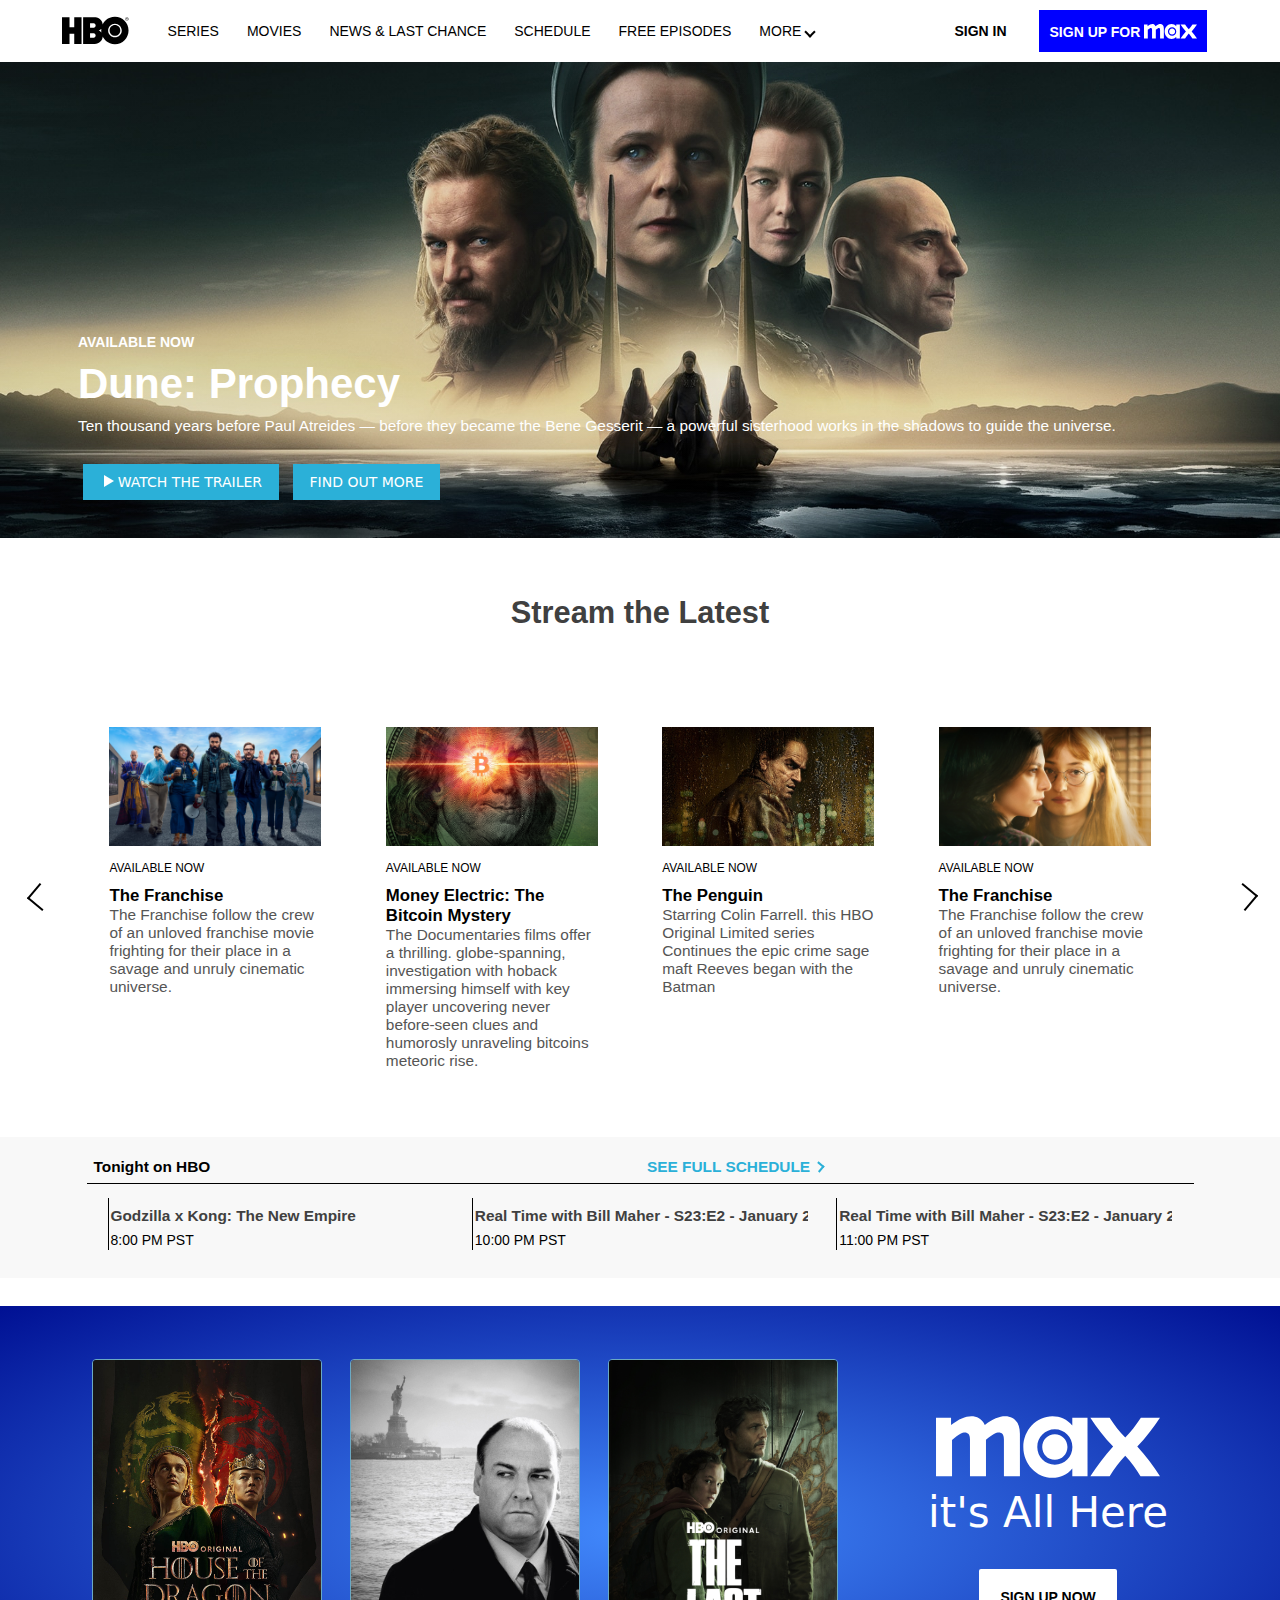
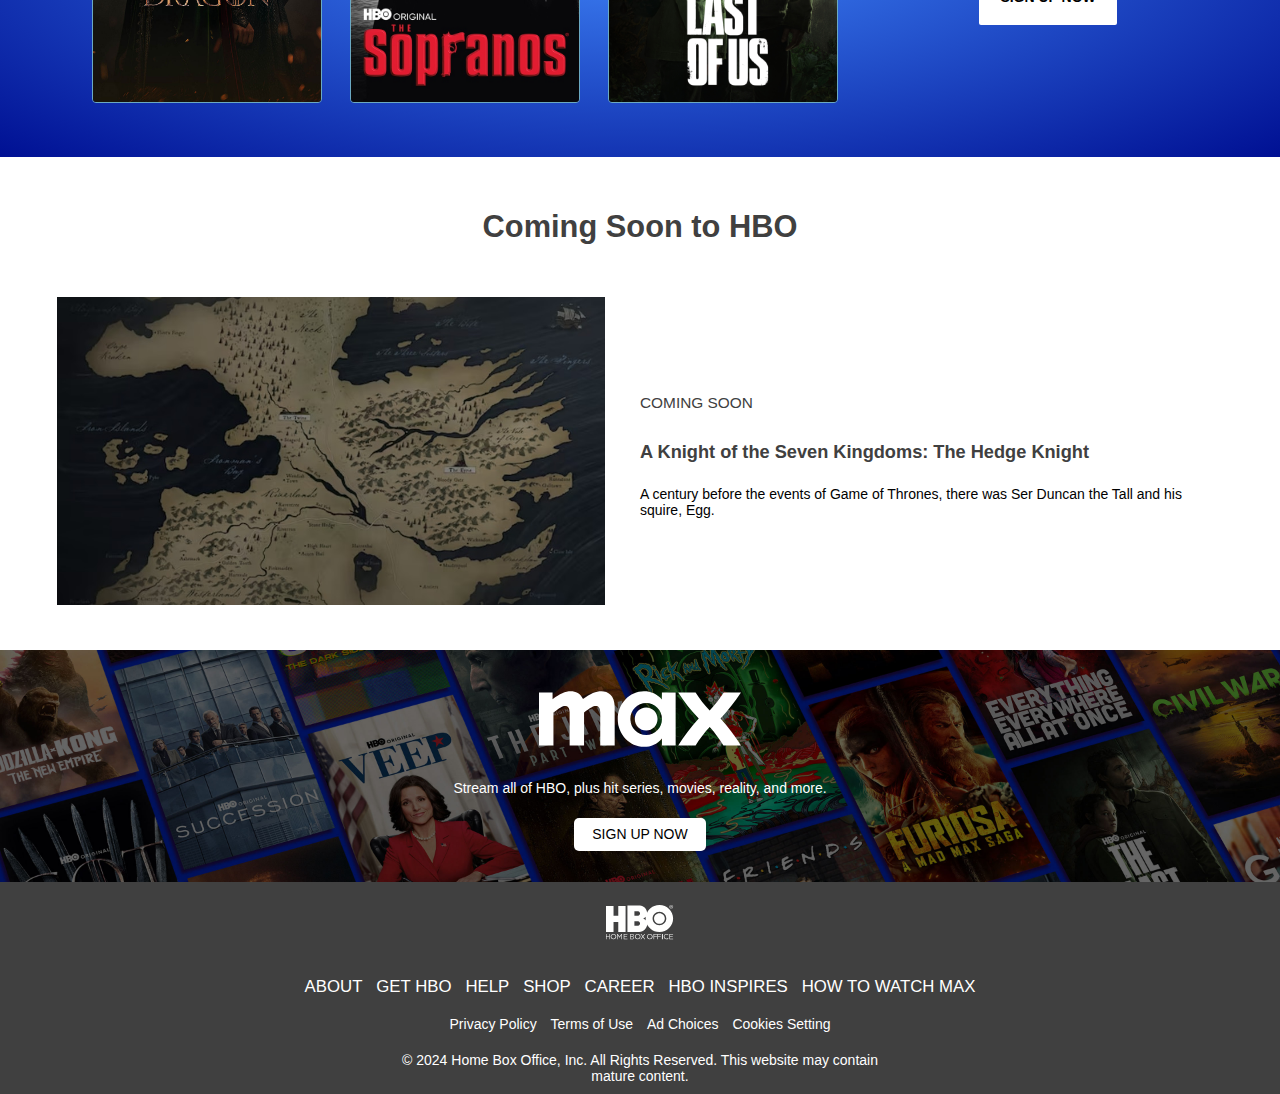
<file: index.html>
<!DOCTYPE html>
<html lang="en">

<head>
    <meta charset="UTF-8">
    <meta name="viewport" content="width=device-width, initial-scale=1.0">
    <link rel="stylesheet" href="MediaQuery.css">
    <link rel="stylesheet" href="style.css">
    <link rel="stylesheet" href="section.css">
    <title>Document</title>
</head>

<body>
    <header class="">
        <div class="Container">
            <div class="Logo_Container">
                <input type="checkbox" name="navi_btn" id="navi_btn">
                <label for="navi_btn" class="navi_btn"><svg xmlns="http://www.w3.org/2000/svg" x="0px" y="0px"
                        width="30" height="30" viewBox="0 0 50 50">
                        <path
                            d="M 5 9 L 5 11 L 45 11 L 45 9 L 5 9 z M 5 24 L 5 26 L 45 26 L 45 24 L 5 24 z M 5 39 L 5 41 L 45 41 L 45 39 L 5 39 z">
                        </path>
                    </svg></label>
                <img src="/SVG/hbo-logo-blk.svg" alt="" class="logo">
            </div>
            <div class="flx Navigation flex_1" id="nav_bar">
                <ul class="flx">
                    <li class=""><a href="" class="ft_thine">SERIES</a></li>
                    <li class=""><a href="" class="ft_thine">MOVIES</a></li>
                    <li class=""><a href="" class="ft_thine">NEWS & LAST CHANCE</a></li>
                    <li class=""><a href="" class="ft_thine">SCHEDULE</a></li>
                    <li class=""><a href="" class="ft_thine">FREE EPISODES</a></li>
                    <li class="rel">
                        <input type="checkbox" name="icons" id="icons">
                        <label for="icons" class="D_none">MORE<span class="dropdown-arrow" id="change"></span></label>
                        <div class="sub_container">
                            <a href="" class="sub_menu_option">DOCUMENTARIES</a>
                            <a href="" class="sub_menu_option">SPECIALS</a>
                            <a href="" class="sub_menu_option">SPORTS</a>
                            <a href="" class="sub_menu_option">PODCASTS</a>
                            <a href="" class="sub_menu_option">MAX</a>
                        </div>
                    </li>
                </ul>
            </div>
            <script>
                let Navigation = document.getElementsByClassName("Navigation");
                var navi_btn = document.getElementById("navi_btn");
                let navi_btn1 = document.getElementsByClassName("navi_btn");
                let nav_bar = document.getElementById("nav_bar");
                if (window.innerWidth < 1200) {
                    Navigation[0].style.alignItems = "baseline";
                    navi_btn1[0].style.display = "inline";
                }
                let b = navi_btn.isConnected;
                console.log(b);

                navi_btn1[0].addEventListener("click", () => {
                    if (navi_btn.checked) {
                        console.log("checked");
                        Navigation[0].style.height = "100vh";
                    }
                    else {
                        console.log("Not checked");
                        Navigation[0].style.height = "0%";
                    }
                })



            </script>
            <div class="flx sign_Container flow_right">
                <div class="flx">
                    <a href="" class="signup_btn">SIGN IN</a>
                </div>
                <div class="flx sign_btn">
                    <a href="" class="sign_link">SIGN UP FOR <img src="/SVG/download (1).svg" class="max_icon"
                            alt=""></a>
                </div>
            </div>
        </div>
    </header>

    <main>

        <section class="section_1">
            <div class="Container">
                <a href="" class="">
                </a>

                <div class="sec1_subContainer">
                    <div class="sec1_subContainer_childContainer">
                        <h3 class="col_White">AVAILABLE NOW</h3>
                        <h1 class="col_White Font_gb">Dune: Prophecy</h1>
                        <h4 class="col_White">Ten thousand years before Paul Atreides — before they became the Bene
                            Gesserit — a
                            powerful
                            sisterhood works in the shadows to guide the universe.</h4>
                        <div class="">
                            <a name="" id="" class=" btn btn-primary" href="#" role="button"><span
                                    class="triangle-right-white"></span>WATCH THE TRAILER</a>
                            <a name="" id="" class=" btn btn-primary" href="#" role="button">FIND OUT MORE</a>
                        </div>
                    </div>
                </div>
        </section>

        <section class="section_2">
            <div class="txt_center pd">
                <h3 class="big_font gray">Stream the Latest</h3>
            </div>
            <div class="flx">
                <div>
                    <span class="big_left-arrow"></span>
                </div>
                <div class="card_Container">
                    <div class="card">
                        <a href="">
                            <div class="card_img_Con">
                                <img src="images/the-franchise-s1-ka-1920.jpeg" alt="" class="card_img">
                            </div>
                            <div class="card_content">
                                <small>AVAILABLE NOW</small>
                                <h4>The Franchise</h4>
                                <p>
                                    The Franchise follow the crew of an unloved franchise movie frighting
                                    for their place in a savage and unruly cinematic universe.
                                </p>
                            </div>
                        </a>
                    </div>

                    <div class="card">
                        <a href="">
                            <div class="card_img_Con">
                                <img src="images/money-electric-the-bitcoin-mystery-ka-1920.jpeg" alt=""
                                    class="card_img">
                            </div>
                            <div class="card_content">
                                <small>AVAILABLE NOW</small>
                                <h4>Money Electric: The Bitcoin Mystery</h4>
                                <p>
                                    The Documentaries films offer a thrilling. globe-spanning, investigation with hoback
                                    immersing
                                    himself with key player uncovering never before-seen clues and humorosly
                                    unraveling bitcoins meteoric rise.
                                </p>
                            </div>
                        </a>
                    </div>
                    <div class="card">
                        <a href="">
                            <div class="card_img_Con">
                                <img src="images/the-penguin-s1-version-C-ka-1920.jpeg" alt="" class="card_img">
                            </div>
                            <div class="card_content">
                                <small>AVAILABLE NOW</small>
                                <h4>The Penguin</h4>
                                <p>
                                    Starring Colin Farrell. this HBO Original Limited series Continues the epic
                                    crime sage maft Reeves began with the Batman
                                </p>
                            </div>
                        </a>
                    </div>
                    <div class="card">
                        <a href="">
                            <div class="card_img_Con">
                                <img src="images/my-brilliant-friend-s4-ka-1920.jpeg" alt="" class="card_img">
                            </div>
                            <div class="card_content">
                                <small>AVAILABLE NOW</small>
                                <h4>The Franchise</h4>
                                <p>
                                    The Franchise follow the crew of an unloved franchise movie frighting
                                    for their place in a savage and unruly cinematic universe.
                                </p>
                            </div>
                        </a>
                    </div>
                    <div class="card">
                        <a href="">
                            <div class="card_img_Con">
                                <img src="images/the-franchise-s1-ka-1920.jpeg" alt="" class="card_img">
                            </div>
                            <div class="card_content">
                                <small>AVAILABLE NOW</small>
                                <h4>The Franchise</h4>
                                <p>
                                    The Franchise follow the crew of an unloved franchise movie frighting
                                    for their place in a savage and unruly cinematic universe.
                                </p>
                            </div>
                        </a>
                    </div>
                    <div class="card">
                        <a href="">
                            <div class="card_img_Con">
                                <img src="images/the-franchise-s1-ka-1920.jpeg" alt="" class="card_img">
                            </div>
                            <div class="card_content">
                                <small>AVAILABLE NOW</small>
                                <h4>The Franchise</h4>
                                <p>
                                    The Franchise follow the crew of an unloved franchise movie frighting
                                    for their place in a savage and unruly cinematic universe.
                                </p>
                            </div>
                        </a>
                    </div>
                    <div class="card">
                        <a href="">
                            <div class="card_img_Con">
                                <img src="images/the-franchise-s1-ka-1920.jpeg" alt="" class="card_img">
                            </div>
                            <div class="card_content">
                                <small>AVAILABLE NOW</small>
                                <h4>The Franchise</h4>
                                <p>
                                    The Franchise follow the crew of an unloved franchise movie frighting
                                    for their place in a savage and unruly cinematic universe.
                                </p>
                            </div>
                        </a>
                    </div>
                    <div class="card">
                        <a href="">
                            <div class="card_img_Con">
                                <img src="images/the-franchise-s1-ka-1920.jpeg" alt="" class="card_img">
                            </div>
                            <div class="card_content">
                                <small>AVAILABLE NOW</small>
                                <h4>The Franchise</h4>
                                <p>
                                    The Franchise follow the crew of an unloved franchise movie frighting
                                    for their place in a savage and unruly cinematic universe.
                                </p>
                            </div>
                        </a>
                    </div>
                </div>
                <div><span class="big_right-arrow"></span></div>
            </div>
        </section>
        <section class="Section_3">
            <div class="Container flx">
                <div class="">
                    <h4 class="ft_13">Tonight on HBO</h4>
                </div>
                <div class="flx">
                    <div class="lt-border">
                        <pre>
                            <a href=""><b>Godzilla x Kong: The New Empire</b></a>
                            <span>8:00 PM PST</span>
                        </pre>
                    </div>
                    <div class="lt-border">
                        <pre>
                            <a href=""><b>Real Time with Bill Maher - S23:E2 - January 24, 2025</b></a>
                            <span>10:00 PM PST</span>
                        </pre>
                    </div>
                    <div class="lt-border">
                        <pre>
                            <a href=""><b>Real Time with Bill Maher - S23:E2 - January 24,</b></a>
                            <span>11:00 PM PST</span>
                        </pre>
                    </div>
                </div>
                <div class="flx">
                    <a href="" class="flx udline">
                        <h3>
                            SEE FULL SCHEDULE
                        </h3>
                        <span class="right-small-arrow">
                        </span>
                    </a>
                </div>
            </div>
        </section>

        <section class="section_4">
            <div class="Container">
                <div class="">
                    <img src="/images/house-of-the-dragon-mid-season-2.jpeg" alt="" class="movies_banner">
                    <img src="/images/sporanos-max-banner-vanilla-2x3.jpeg" alt="" class="movies_banner">
                    <img src="/images/TheLastofUs_2560x3840-c.jpeg" alt="" class="movies_banner">
                </div>
                <div class="sec4_div2">
                    <img src="/SVG/download (1).svg" alt="" class="max_logo">
                    <h2>it's All Here</h2>
                    <a href="" class="bg-white-btn">SIGN UP NOW</a>
                </div>
            </div>
        </section>

        <section class="section_5">
            <div class="Container">
                <div class="pd txt_center">
                    <h3 class="big_font gray">Coming Soon to HBO</h3>
                </div>
                <div class="flex_1 next_Movie">
                    <div class="wd_50 wd_100">
                        <img src="/images/nextMovie.jpeg" alt="" class="next_movie_img">
                    </div>
                    <div class="wd_50 wd_100">
                        <div class="next_Movie_Content">
                            <small class="dp_block">COMING SOON</small><br>
                            <b class="dp_block ft_1_3">A Knight of the Seven Kingdoms: The Hedge Knight</b><br>
                            <p class="small">A century before the events of Game of Thrones, there was Ser Duncan the
                                Tall and his squire,
                                Egg.</p>
                        </div>
                    </div>
                </div>
            </div>
        </section>
        <section class="section6 rel">
            <div class="Container txt_center">
                <img src="/SVG/download (1).svg" alt="" class="max_logo">
                <small>Stream all of HBO, plus hit series, movies, reality, and more.</small>
                <a href="" class="bg-white-btn">SIGN UP NOW</a>
            </div>
        </section>
    </main>

    <footer>
        <div class="Container">
            <div class="txt_center">
                <img src="/SVG/hbo-logo-footer.svg" alt="" class="logo mg-1">
            </div>
            <div class="txt_center">
                <a href="" class="link_white">ABOUT</a>
                <a href="" class="link_white">GET HBO</a>
                <a href="" class="link_white">HELP</a>
                <a href="" class="link_white">SHOP</a>
                <a href="" class="link_white">CAREER</a>
                <a href="" class="link_white">HBO INSPIRES</a>
                <a href="" class="link_white">HOW TO WATCH MAX</a>
            </div>
            <div class="txt_center">
                <a href="" class="link_white_sm">Privacy Policy</a>
                <a href="" class="link_white_sm">Terms of Use</a>
                <a href="" class="link_white_sm">Ad Choices</a>
                <a href="" class="link_white_sm">Cookies Setting</a>
            </div>
            <div class="txt_center">
                <address class="clr_White">© 2024 Home Box Office, Inc. All Rights Reserved.
                    This website may contain mature content.</address>
            </div>
        </div>
    </footer>
</body>

</html>
</file>
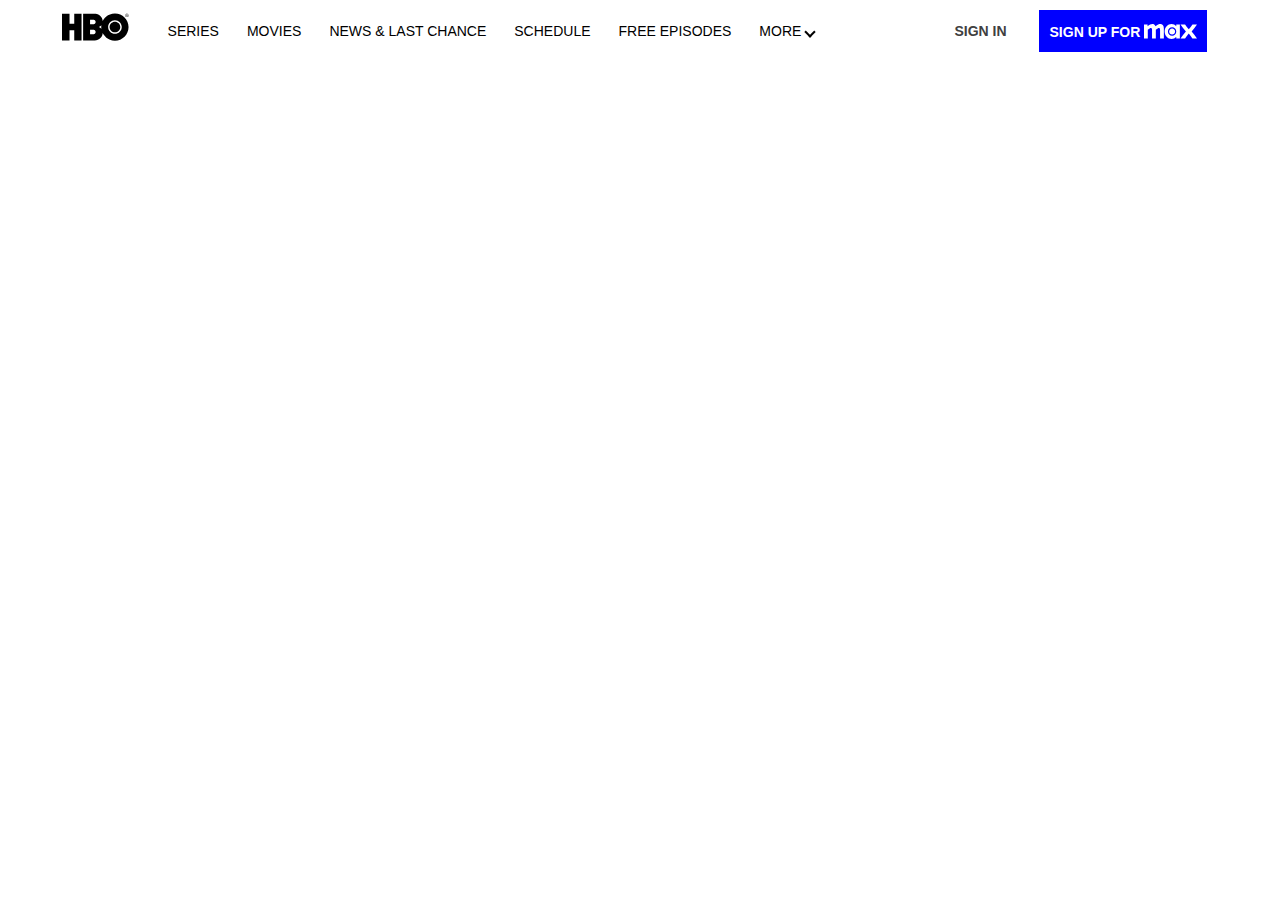
<file: header.html>
<!DOCTYPE html>
<html lang="en">

<head>
    <meta charset="UTF-8">
    <meta name="viewport" content="width=device-width, initial-scale=1.0">
    <title>Document</title>
    <link rel="stylesheet" href="MediaQuery.css">
    <link rel="stylesheet" href="style.css">
    <link rel="stylesheet" href="section.css">
</head>

<body>
    <header class="">
        <div class="Container">
            <div class="Logo_Container">
                <input type="checkbox" name="navi_btn" id="navi_btn">
                <label for="navi_btn" class="navi_btn"><svg xmlns="http://www.w3.org/2000/svg" x="0px" y="0px"
                        width="30" height="30" viewBox="0 0 50 50">
                        <path
                            d="M 5 9 L 5 11 L 45 11 L 45 9 L 5 9 z M 5 24 L 5 26 L 45 26 L 45 24 L 5 24 z M 5 39 L 5 41 L 45 41 L 45 39 L 5 39 z">
                        </path>
                    </svg></label>
                <img src="/SVG/hbo-logo-blk.svg" alt="" class="logo">
            </div>
            <div class="flx Navigation flex_1" id="nav_bar">
                <ul class="flx">
                    <li class=""><a href="" class="">SERIES</a></li>
                    <li class=""><a href="" class="">MOVIES</a></li>
                    <li class=""><a href="" class="">NEWS & LAST CHANCE</a></li>
                    <li class=""><a href="" class="">SCHEDULE</a></li>
                    <li class=""><a href="" class="">FREE EPISODES</a></li>
                    <li class="rel">
                        <input type="checkbox" name="icons" id="icons">
                        <label for="icons" class="D_none">MORE<span class="dropdown-arrow" id="change"></span></label>
                        <div class="sub_container">
                            <a href="" class="sub_menu_option">DOCUMENTARIES</a>
                            <a href="" class="sub_menu_option">SPECIALS</a>
                            <a href="" class="sub_menu_option">SPORTS</a>
                            <a href="" class="sub_menu_option">PODCASTS</a>
                            <a href="" class="sub_menu_option">MAX</a>
                        </div>
                    </li>
                </ul>
            </div>
            <script>
                let Navigation = document.getElementsByClassName("Navigation");
                var navi_btn = document.getElementById("navi_btn");
                let navi_btn1 = document.getElementsByClassName("navi_btn");
                let nav_bar = document.getElementById("nav_bar");
                if (window.innerWidth < 1200) {
                    Navigation[0].style.alignItems = "baseline";
                    navi_btn1[0].style.display = "inline";
                }
                let b = navi_btn.isConnected;
                console.log(b);

                navi_btn1[0].addEventListener("click", () => {
                    if (navi_btn.checked) {
                        console.log("checked");
                        Navigation[0].style.height = "100%";
                    }
                    else {
                        console.log("Not checked");
                        Navigation[0].style.height = "0%";
                    }
                })



            </script>
            <div class="flx sign_Container flow_right">
                <div class="flx">
                    <a href=""><b class="signup_btn small_font">SIGN IN</b></a>
                </div>
                <div class="flx sign_btn">
                    <a href="" class="sign_link">SIGN UP FOR <img src="/SVG/download (1).svg" class="max_icon"
                            alt=""></a>
                </div>
            </div>
        </div>
    </header>

    <main>
        <section class="section_1">
            <div class="Container">
                <!-- <a href="" class=""></a>
                <div class="sec1_subContainer">
                    <div class="sec1_subContainer_childContainer">
                        <h3 class="col_White">AVAILABLE NOW</h3>
                        <h1 class="col_White"><b>Dune: Prophecy</b></h1>
                        <h4 class="col_White">Ten thousand years before Paul Atreides — before they became the Bene
                            Gesserit — a
                            powerful
                            sisterhood works in the shadows to guide the universe.</h4>
                        <div class="">
                            <a name="" id="" class=" btn btn-primary" href="#" role="button">WATCH THE TRAILER</a>
                            <a name="" id="" class=" btn btn-primary" href="#" role="button">FIND OUT MORE</a>
                        </div>
                    </div>
                </div>s -->
            </div>
        </section>
    </main>
</body>

</html>
</file>
<file: MediaQuery.css>
@media only screen and (max-width: 600px) {
    /* body {
        background-color: rgb(0, 178, 238);
    } */

    .wd_100 {
        width: 100% !important;
    }

    .next_Movie {
        flex-wrap: wrap !important;
    }

    .next_Movie_Content {
        padding: 0rem 2rem !important;
    }

    .next_movie_img {
        max-width: 100% !important;
    }
    .Section_3>.Container>div:nth-child(2)>div {
        width: 100% !important;
    }
}

@media only screen and (max-width: 1199px) {

    .flex_1 {
        display: flex;
    }

    .Logo_Container {
        display: flex;
        align-items: center;
        justify-content: start;
    }

    .sub_container {
        position: relative;
        transition: transform 0.3s ease;
        width: 98%;
    }

    /* body {
        background-color: rgb(165, 209, 223);
    } */

    .Navigation {
        position: absolute;
        top: 57px;
        width: 100%;
        background: white;
        height: 0%;
        overflow: hidden;
        align-items: baseline !important;
        transition: 0.5s all ease-in-out;
    }

    .Navigation>ul {
        flex-direction: column;
        align-items: baseline;
        width: 100%;
        padding: 1.5%;
    }

    .Navigation>ul>li {
        width: 98%;
        border: none;
        margin: 0rem;
    }

    .Navigation>ul>li>a {
        display: block;
        padding: 1rem 0rem;
        border-bottom: 1px solid black;
    }

    header>.Container>.flow_right {
        justify-content: end;
        padding: 0 1rem 0 0;
    }

    .D_none {
        display: none;
    }

    .sub_container {
        width: 100%;
        height: fit-content;
        background: white;
        position: relative;
        top: 0;
        overflow: visible;
    }

    .sub_menu_option {
        display: block;
        padding: 1rem 0rem;
    }

    /* Changes */

    .navi_btn {
        display: inline !important;
        margin: 1rem;
    }

    /* -------- */

    #icons:not(:checked)~div {
        height: fit-content;
        position: relative;
    }

    #icons:not(:checked)~div>.sub_menu_option {
        padding: 1rem 0rem;
    }

}


/* MEDIAqUERY 992 */

/* movie banner */


/* MediaQuery 767 */

@media only screen and (max-width: 767px) {
    /* body {
        background-color: bisque;
    } */

    .section_1 {
        display: grid;
        background: none !important;
    }

    .section_1>.Container {
        display: block !important;
    }

    .section_1>.Container>a {
        Content: url(images/dune-prophecy-s1-main-ka-2000x700.jpeg) !important;
        width: 100vw !important;
    }

    .sec1_subContainer_childContainer {
        padding: 0rem 1% !important;
    }

    .sec1_subContainer_childContainer>h3 {
        color: rgb(32, 32, 32);
        font-size: 14px;
        text-align: center !important;
    }

    .sec1_subContainer_childContainer>h1 {
        color: rgb(32, 32, 32);
        text-align: center !important;
    }

    .sec1_subContainer_childContainer>h4 {
        color: black;
        line-height: 1.6;
    }

    .sec1_subContainer_childContainer>div>a {
        display: block;
        padding: 0.2rem 1.3rem !important;
        text-align: center;
    }

    /* section_2 */

    .card {
        flex: 0 0 200px !important;
    }

    .sec1_subContainer {
        padding: 0rem !important;
    }



    .Section_3>.Container>div {
        width: 95% !important;
    }

    .Section_3>.Container>div:nth-child(2) {
        display: flex;
        align-items: baseline;
    }

    .section6>.Container {
        padding: 5.4% !important;
    }
    .section6>.Container>small {
        margin: 3%;
    }

    .section6>.Container>img {
        width: 41%;
        padding: 2%;
    }
    .section6>.Container>a {
        border-radius: 2px !important;
        font-weight: 600;
        margin: 5%;
    }
    .section_2>div:nth-child(2)>div:nth-child(odd)
    {
        display:none;
    }
}

@media only screen and (max-width: 882px) {
    .Section_3 {
        background: blue;
        color: white;
    }

    .Section_3>.Container {
        flex-direction: column;
    }

    .Section_3>.Container>div:nth-child(1) {
        order: 1;
    }

    .Section_3>.Container>div:nth-child(2) {
        order: 2 !important;
        flex-direction: column;
    }

    .Section_3>.Container>div:nth-child(2)>div {
        width: 50%;
    }

    .Section_3>.Container>div:nth-child(3) {
        order: 3;
    }

    .section_4 {
        padding: 0rem;
    }

    .section_4>.Container {
        flex-direction: column;
        justify-content: center;
        align-items: center;
    }

    .section_4>.Container>div:nth-child(1) {
        order: 2;
        width: 100% !important;
    }

    .section_4>.Container>div:nth-child(2) {
        order: 1;
        width: 100% !important;
    }

    .section_4>.Container>div:nth-child(2)>h2 {
        display: block;
        font-size: 2rem;
        width: 100%;
        text-align: center;
    }

    .sec4_div2>a {
        margin: 1.5rem;
        padding: 9% 10.5%;
        background: white;
        border-radius: 2px;
        width: 100%;
        text-align: center;
        display: block;
        width: auto;
    }

    .section_4>.Container>div:nth-child(1) {
        width: 100%;
    }

    .section_2>div:nth-child(2)>div:nth-child(even) {
        width: 90%;
        display: flex;
        overflow-x: auto;
        gap: 1rem;
        padding: 1rem;
        scroll-behavior: smooth;
    }

    .section_2>div:nth-child(2)>div:nth-child(even)::-webkit-scrollbar {
        display: none;
    }

    .Section_3>.Container>div:nth-child(3) {
        border-bottom: none !important;
        border-top: 1px solid black !important;
    }

    .section_5>.Container>div:nth-child(1) {
        padding: 12%;
    }

    footer>.Container>div:nth-child(2) {
        margin: 9.9px !important;
        display: flex !important;
        text-align: center !important;
        justify-content: center !important;
        flex-wrap: wrap !important;
}

.link_white {
    color: #e8dddd !important;
    font-size: 1rem !important;
    margin: 2% !important;
    display: block;
}

.link_white_sm{
    color: #e8dddd !important;
}

.clr_White {
    color: #e8dddd !important;
}
}

@media only screen and (max-width: 480px) {
    .card {
        flex: 0 0 200px;
    }
}
</file>
<file: style.css>
* {
    margin: 0;
    padding: 0;
    box-sizing: border-box;
    list-style: none;
    text-decoration: none;
    font-size: 14px;
    font-family: sans-serif;
    color: black;
}

@font-face {
    font-family: hbo;
    src: url("/fonts/DHannaSoft-Thin.ttf");
}

:root {
    --btn-Blue_Bg--: #002be7;
    --btn-Sky_Bg--: #2bb0d8;
    --btn-signUp_bg--: #f8f9fa;
    --footer-bg--: #404040;
}

.flx {
    display: flex;
    align-items: center;

}

.pd{
    padding: 4.5%;
}
.txt_center{
    text-align: center;
}
.small_font {
    font-size: 14px;
}

.big_font {
    font-size: 2.2rem;
}

.gray{
    color:var(--footer-bg--);
}
.max_icon {
    width : 3.8rem;
    position: relative;
    top: 2px;
}

li {
    margin: 1rem;
}

.navi_btn{
    display:none;
}

#navi_btn
{
    display:none;
}
.display_none
{
    display: none;
}
.Container {
    max-width: 1166px;
    height: 100%;
    margin: 0 auto;
    display: flex;
    /* overflow: hidden; */
}

header {
    height: 62px;
    position: sticky;
    top: 0;
    z-index: 4;
    background: white;
}

.logo {
    width: 4.9rem;
    margin: 5%;
}

.Logo_Container {
    flex-grow: 0.6;
    align-content: center;
    text-align: center;
    display:flex;
}

.Navigation {
    flex-grow: 2;
    background:white;
}

.sign_Container {
    flex-grow: 1;
    justify-content: space-evenly;
}

.sign_Container>div:nth-child(1) {
    margin: 10px;
}

.sign_btn {
    text-align: center;
    align-content: center;
    background: blue;
    color: white;
    min-width: 12rem;
    min-height: 3rem;
}

.sign_link {
    width: 100%;
    height: 100%;
    color: white;
    font-weight: bolder;
}

.signup_btn {
    width: 66.83px;
    height: 38.5px;
    text-align: center;
    align-content: center;
    font-weight: bolder;
}

.rel {
    position: relative;
}

.sub_container {
    position: absolute;
    /* border: 1px solid gray;s */
    transition: transform 0.3s ease;
    height: 0%;
    overflow: hidden;
}


.sub_menu_option {
    display: block;
    border-bottom: 1px solid black;
    padding: 1rem 2.5rem;
}


.dropdown-arrow {
    width: 8px;
    height: 8px;
    display: inline-block;
    margin-left: 5px;
    border-right: 2px solid black;
    border-bottom: 2px solid black;
    transform: rotate(45deg);
    transition: transform 0.3s ease;
}

#icons
{
    display:none;
}
#icons:checked~label>#change {
    transform: rotate(220deg);
}

#icons:checked~div {
    height: max-content;
    background: white;
    box-shadow: 1px 3px 4px gray;
}


/* Changes */

#navi_btn
{
    display:none;
}

.navi_btn
{
    display:none;
}
</file>
<file: section.css>
.section_1 {
        background: linear-gradient(45deg, #0909091c, transparent), url(images/dune-prophecy-s1-main-ka-2000x700.jpeg);
        background-size: cover;
    }

    .col_White {
        color: white;
    }

    .dp_block {
        display: block;
    }

    .ft_thine {
        font-weight: 500;
    }

    .section_1>.Container {
        max-width: 1166px;
        display: flex;
        position: relative;
        display: grid;
        grid-template-rows: 1fr 1fr;
        grid-template-columns: 1fr 1fr;
    }

    .section_1>.Container>a {
        Content: linear-gradient(45deg, #090909c4, transparent), url("images/dune-prophecy-s1-main-ka-2000x700.jpeg");
        grid-column: 1/span 2;
        grid-row: 1/span 2;
        max-width: 100vw;
    }

    .sec1_subContainer {
        width: 100vw;
        grid-row: 2 /span 3;
        grid-column: 1/span 2;
        padding: 1.5rem;
    }

    .sec1_subContainer_childContainer {
        display: flex;
        flex-direction: column;
        line-height: 3rem;
    }

    .sec1_subContainer_childContainer>div>a {
        font-size: 1rem;
        background: #2bb0d8;
        color: white;
        padding: 0.7rem 1.2rem;
        margin: 5px;
        font-family: system-ui, -apple-system, BlinkMacSystemFont, 'Segoe UI', Roboto, Oxygen, Ubuntu, Cantarell, 'Open Sans', 'Helvetica Neue', sans-serif;
    }

    .sec1_subContainer_childContainer>h3 {
        display: block;
        font-size: 14px;
        font-weight: revert-layer;
    }

    .sec1_subContainer_childContainer>h1>b {
        font-size: 3rem;
        display: block;
        margin: 1% 0;
        color: white;
        font-weight: bolder;
        font-family: sans-serif;
    }

    .Font_gb {
        font-size: 3rem;
        font-family: sans-serif;
    }


    .sec1_subContainer_childContainer>h4 {
        font-size: 1.1rem;
        display: block;
        font-weight: 500;
    }

    .sec1_subContainer_childContainer>div {
        display: block;
        margin: 1rem 0rem;
    }


    .triangle-right-white {
        width: 0;
        height: 0;
        border-top: 6px solid transparent;
        border-left: 10px solid white;
        border-bottom: 6px solid transparent;
        display: inline-flex;
        margin: 0 4px;
    }

    .big_left-arrow {
        width: 20px;
        height: 20px;
        display: inline-block;
        margin-left: 5px;
        border-right: 2px solid black;
        border-bottom: 2px solid black;
        transform: rotate(130deg);
        transition: transform 0.3s ease;
    }

    .big_right-arrow {
        width: 20px;
        height: 20px;
        display: inline-block;
        margin-left: 5px;
        border-right: 2px solid black;
        border-bottom: 2px solid black;
        transform: rotate(310deg);
        transition: transform 0.3s ease;
    }

    .section_2 {
        max-width: 1266px;
        margin: 0 auto;
    }

    .section_2>div:nth-child(2)>div:nth-child(odd) {
        /* border: 1px solid blue; */
        width: 5%;
        text-align: center;
    }

    /* .section_2>div:nth-child(2)>div:nth-child(even) {
        border: 1px solid blue; 
        width: 90%;
        display: flex;
    } */

    .section_2>div:nth-child(2)>div:nth-child(even) {
        width: 90%;
    }

    .section_2>div:nth-child(2)>div:nth-child(even)::-webkit-scrollbar {
        display: none;
    }

    /* .card_Container {
        overflow-x: scroll;
        scrollbar-width: none;
    } */

    /* .card {
        min-width: 23%;
        overflow: hidden;
        margin: 1rem;
    }

    .card>a {
        width: 100%;
    }

    .card_img {
        width: 100%
    }

    .card_content>small {
        font-size: 0.9rem;
        font-weight: lighter;
        display: block;
        margin: 0.8rem 0rem;
    }

    .card:hover>a>.card_content>h4 {
        text-decoration: underline;
    }

    .card_content>h4 {
        font-weight: bold;
        font-size: 1.3em
    }

    .card_content>p {
        font-size: 1.1em;
        text-align: left;
    } */

    /* ---------------- */

    .card_Container {
        width: 85%;
        display: flex;
        overflow-x: auto;
        gap: 1rem;
        padding: 1rem;
        scroll-behavior: smooth;
    }

    .card {
        flex: 0 0 240px;
        background: #fff;
        padding: 1rem;
        display: flex;
        flex-direction: column;
        text-align: left;
        margin: 0.8rem;
    }

    .card>a>.card_img_Con>img {
        width: 100%;
        height: auto;
    }

    .card>a>.card_content>small
        {
            font-size: 11.92px;
            padding: 0.8rem 0rem;
            display: block;
        }
    .card>a>.card_content>h4 {
        /* margin: 1rem  0.5rem; */
        font-size: 1.2rem;
    }

    .card>a>.card_content>p {
        font-size: 1.1rem;
        color: #555;
    }

    /* --------------- */

    .Section_3 {
        background-color: #f8f8f8;
        margin: 2rem auto;
    }

    .Section_3>.Container {
        max-width: 1135px;
        flex-wrap: wrap;
        padding: 1rem;
    }

    .Section_3>.Container>div {
        padding: 0.5rem;
    }

    .Section_3>.Container>div:nth-child(1) {
        width: 50%;
        order: 1;
        font-size: 2rem;
        border-bottom: 1px solid black;
    }

    .Section_3>.Container>div:nth-child(2) {
        width: 100%;
        order: 3;
        flex-wrap: wrap;
    }

    .Section_3>.Container>div:nth-child(3) {
        width: 50%;
        order: 2;
        border-bottom: 1px solid black;
    }

    .Section_3>.Container>div:nth-child(3)>a>h3 {
        color: #2bb0d8;
        font-size: 1.1rem;
        align-items: center;

    }

    .ft_13 {
        font-size: 1.1rem;
    }

    .udline:hover

    /*Underline*/
        {
        text-decoration: underline;
        text-decoration-color: #2bb0d8;
    }

    .right-small-arrow {
        width: 8px;
        height: 8px;
        display: inline-block;
        margin-left: 5px;
        border-right: 2px solid #2bb0d8;
        border-bottom: 2px solid #2bb0d8;
        transform: rotate(310deg);
        transition: transform 0.3s ease;
    }

    .lt-border {
        border-left: 1px solid black;
        flex-grow: 1;
        width: 30%;
        white-space: nowrap;
        margin: 0.5em 1em;
        padding: 2px;
        overflow: hidden;
        text-overflow: ellipsis;
    }

    pre {
        text-align: left;
        display: flex;
        flex-direction: column;
    }

    .lt-border>pre>a:hover {
        text-decoration: underline;
    }

    .section_4 {
        background: radial-gradient(#428afd, #001093) repeat-y;
        padding: 2rem;
    }

    .section_4>.Container>div:nth-child(1) {
        width: 70%;
        /* background-color:maroon; */
        display: flex;
        justify-content: center;
        align-items: center;

    }

    .section_4>.Container>div:nth-child(2) {
        width: 30%;
        /* background:yellow; */
        display: flex;
        flex-direction: column;
        align-items: center;
        justify-content: center;
        line-height: 2rem;
    }

    .movies_banner {
        max-width: 28.2%;
        margin: 1.8rem 1rem;
        border-radius: 4px;
        border: 0.5px solid rgb(107, 169, 194);
    }

    .sec4_div2>h2 {
        font-size: 3rem;
        font-weight: lighter;
        margin: 1.5rem 0.5rem;
        color: white;
        font-family: system-ui;
    }

    .sec4_div2>a {
        margin: 1.5rem;
        padding: 1rem 1.5rem;
        background: white;
        border-radius: 2px;
        font-weight: bold;
    }

    .sec4_div2>a:hover {
        background-color: aqua;
        color: blue;
    }

    .max_logo {
        width: 16rem;
    }

    .section_5>.Container {
        flex-direction: column;
        margin: 0rem auto 3rem;
    }

    .ft_1_3 {
        font-size: 1.3rem;
        display: block;
    }

    .wd_50 {
        width: 50%;
        display: inline-block;
    }

    .flex_1 {
        display: flex;
    }

    .next_Movie:nth-child(2) {
        align-items: center;
    }

    .next_movie_img {
        max-width: 94%;
        height: auto;
    }

    .next_Movie_Content {}

    .next_Movie_Content>small,
    b {
        font-size: 1.1rem;
        color: #404040;
        margin: 0.5rem 0rem;
        display: block;
    }

    /* Section - 6 */
    .absolute {
        position: absolute;
    }

    .section6 {
        background: url(/images/241101-max-brand-quilt-cropped.jpeg);
        background-size: 100%;
    }

    .section6>.Container {
        flex-direction: column;
        align-items: center;
        padding: 2.4%;
    }

    .section6>.Container>img {
        width: 16rem;
        padding: 1%;
    }

    .section6>.Container>small {
        font-size: 14px;
        color: white;
        margin: 2%;
        font-weight: 100;
    }

    .section6>.Container>a {
        background: white;
        padding: 0.6rem 1.3rem;
        border-radius: 5px;
        /* margin: %;
        border-radius: 2px !important;
        font-weight: 600; */
    }

    .section6>.Container>a:hover {
        background: #abe5f7;
        color: black;
        border-radius: 5px;
    }

    /* Footer */
    .clr_White {
        color: white;
    }

    .mg-1 {
        margin: 1rem;
    }

    .link_white {
        color: white;
        font-size: 1.2rem;
        margin: 5px;
    }

    .link_white_sm {
        color: white;
        font-size: 1rem;
        margin: 5px;
    }

    .link_white:hover,
    .link_white_sm:hover {
        text-decoration: underline;
        text-decoration-line: white;
    }

    footer {
        background: #404040;
    }

    footer>.Container {
        flex-direction: column;
    }

    footer>.Container>div {
        margin: 9.9px;
    }

    address {
        font-style: normal;
        width: 502px;
    }

    footer>.Container>div:nth-child(4) {
        display: flex;
        justify-content: center;
    }
</file>
